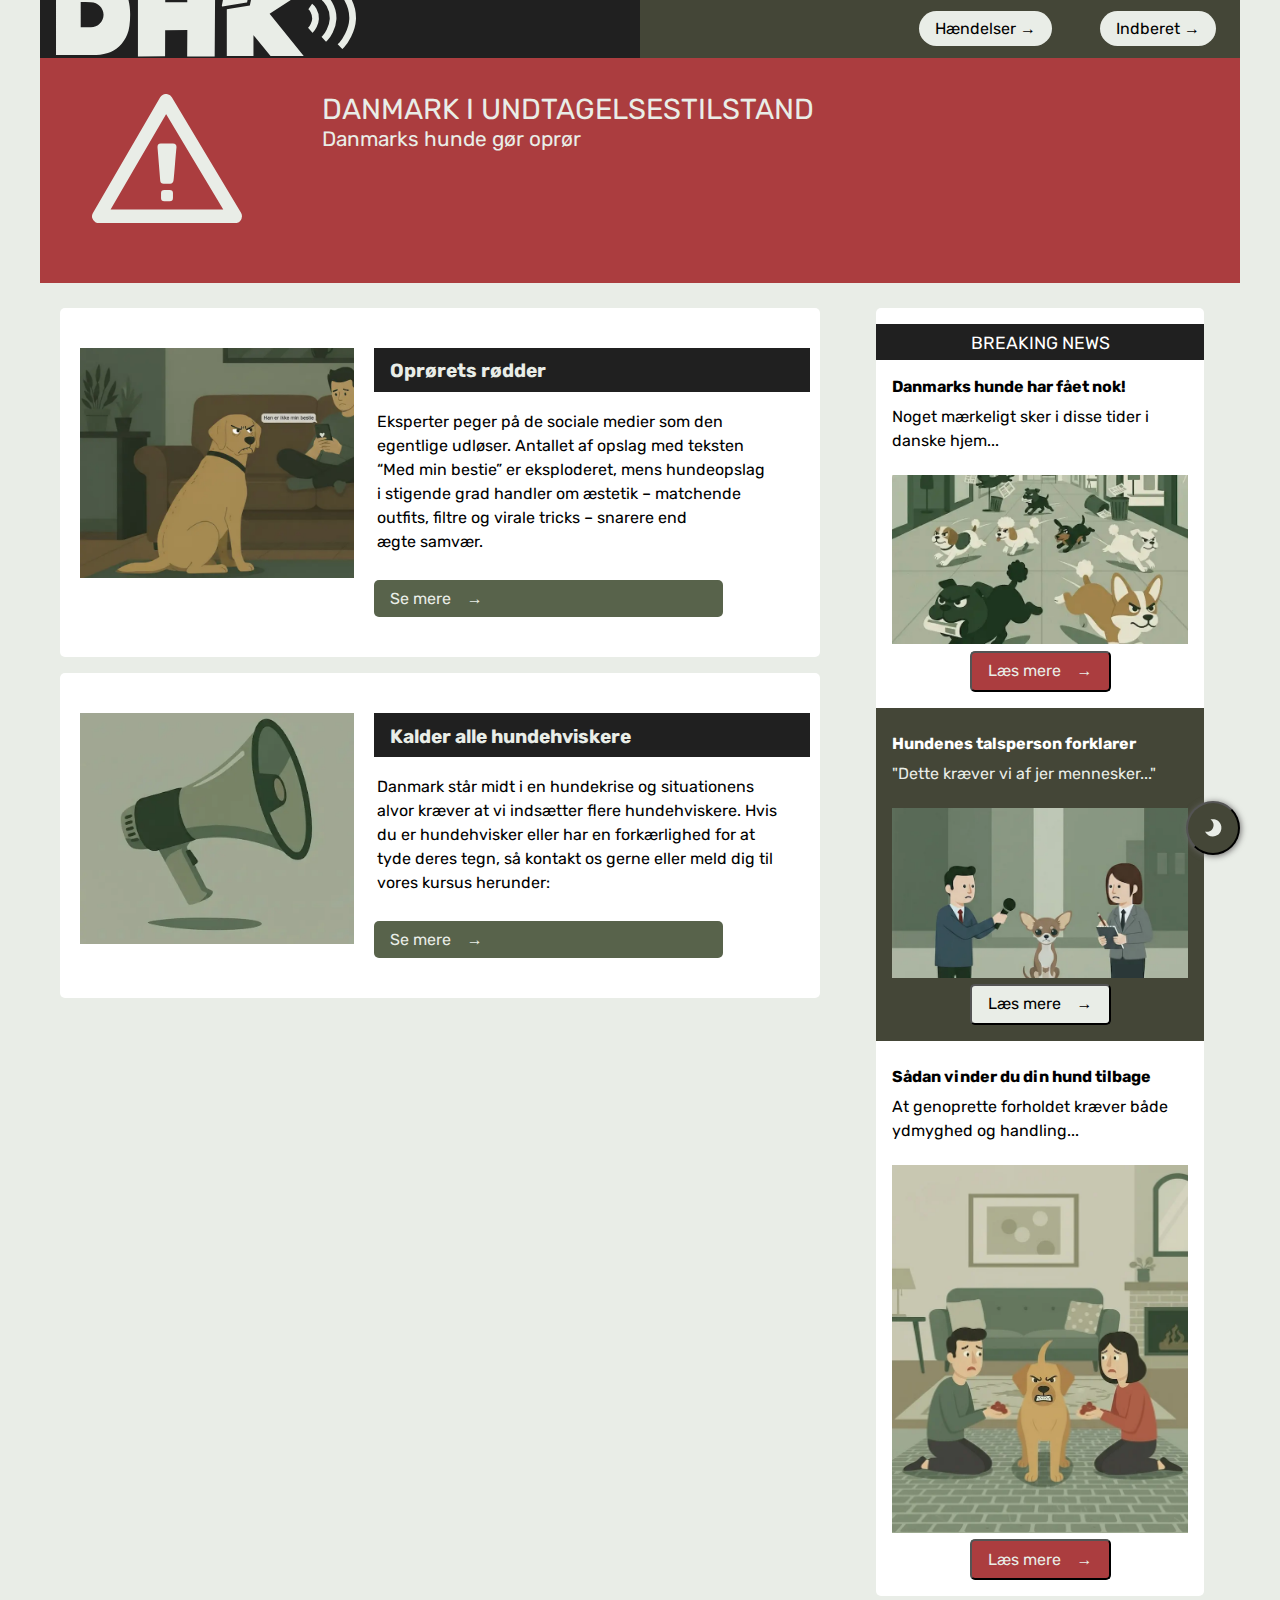
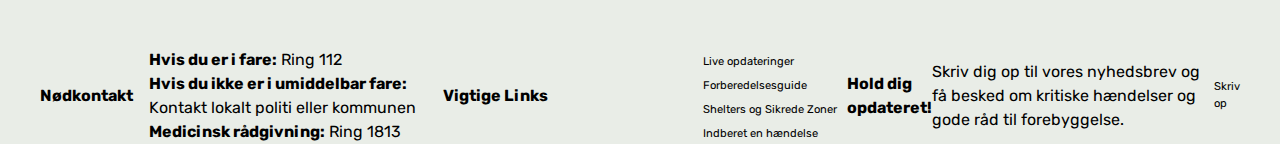
<file: index.html>
<!DOCTYPE html>
<html lang="en">
  <head>
    <meta charset="UTF-8" />
    <meta http-equiv="X-UA-Compatible" content="IE=edge" />
    <meta name="viewport" content="width=device-width, initial-scale=1.0" />
    <link rel="stylesheet" href="css/reset.css" />
    <link rel="stylesheet" href="css/custom.css" />
    <link rel="stylesheet" href="css/fonts.css" />
    <link rel="stylesheet" href="css/general.css" />
    <link rel="stylesheet" href="css/layout.css" />
    <link rel="stylesheet" href="css/burger.css" />
    <link rel="stylesheet" href="css/cards.css" />
    <!-- <link rel="icon" type="image/png" href="img/fav.png" /> -->
    <link rel="apple-touch-icon" sizes="180x180" href="/apple-touch-icon.png" />
    <link rel="icon" type="image/png" sizes="32x32" href="/favicon-32x32.png" />
    <link rel="icon" type="image/png" sizes="16x16" href="/favicon-16x16.png" />
    <link rel="manifest" href="/site.webmanifest" />
    <title>Dansk Hundekontrol</title>
  </head>
  <body id="frontpage">
    <header>
      <div class="dm-lm">
        <button id="toggle">
          <img
            class="moon"
            src="svg/SVG/moon.svg"
            alt="Måneikon, toggle darkmode"
          />
          <img
            class="sun"
            src="svg/SVG/sun.svg"
            alt="Solikon, toggle lightmode"
          />
        </button>
      </div>
      <nav>
        <div id="logotype-wrapper" class="logo">
          <a href="index.html">
            <img
              class="logosvg"
              src="svg/SVG/logogrey.svg"
              aria-label="link to landingpage"
              alt="logo"
            />
          </a>
        </div>
        <ul class="menu">
          <li><a class="menuItem" href="instruction.html">Hændelser </a></li>
          <li><a class="menuItem" href="register.html">Indberet</a></li>
        </ul>
        <button class="burger">
          <span class="line"></span>
          <span class="line"></span>
          <span class="line"></span>
        </button>
      </nav>
    </header>
    <section id="main-disclamer">
      <div id="main-disclamer-content">
        <?xml version="1.0" encoding="UTF-8"?>
        <svg
          id="Layer_2"
          data-name="Layer 2"
          xmlns="http://www.w3.org/2000/svg"
          viewBox="0 0 598.29 514.99"
        >
          <defs>
            <style>
              .cls-1 {
                fill: none;
                stroke-width: 54px;
              }

              .cls-1,
              .cls-2,
              .cls-3 {
                stroke: #e9ede7;
                stroke-linecap: round;
                stroke-linejoin: round;
              }

              .cls-2 {
                stroke-width: 26px;
              }

              .cls-2,
              .cls-3 {
                fill: #e9ede7;
              }

              .cls-3 {
                stroke-width: 28px;
              }
            </style>
          </defs>
          <g id="Layer_1-2" data-name="Layer 1">
            <g>
              <path
                class="cls-1"
                d="M295.28,27C205.85,180.66,116.43,334.33,27,487.99h544.29C479.29,334.33,387.28,180.66,295.28,27Z"
              />
              <path
                class="cls-3"
                d="M311.19,343.95c-3.44,0-6.89,0-10.33,0-4.96,0-9.93,0-14.89,0-3.57-44.19-7.14-88.38-10.72-132.57h47.81c-4.71,44.19-7.15,88.38-11.86,132.57Z"
              />
              <rect
                class="cls-2"
                x="288.33"
                y="396.18"
                width="21.62"
                height="18.41"
              />
            </g>
          </g>
        </svg>
        <div id="undtagelse">
          <h1>DANMARK I UNDTAGELSESTILSTAND</h1>
          <p class="sub">Danmarks hunde gør oprør</p>
        </div>
      </div>
    </section>
    <main>
      <section id="daily">
        <article class="daily_card">
          <img
            src="img/dogsad.webp"
            alt="Illustration af hund der er ked af at ejeren ikke betragter ham som sin bedste ven"
          />
          <div class="daily_text">
            <h2>Oprørets rødder</h2>
            <p>
              Eksperter peger på de sociale medier som den egentlige udløser.
              Antallet af opslag med teksten “Med min bestie” er eksploderet,
              mens hundeopslag i stigende grad handler om æstetik – matchende
              outfits, filtre og virale tricks – snarere end ægte samvær.
            </p>
            <details name="daily-summaries">
              <summary class="cta_btn">Se mere</summary>
              <div>
                <p>Hunde, viser det sig, har bemærket det.</p>
                <p>
                  I en nylig (og fuldstændig opdigtet) undersøgelse sagde 74% af
                  danske hunde, at de følte sig “følelsesmæssigt tilsidesat” af
                  deres ejeres menneskelige venskaber.
                </p>
                <p>Yderligere 12% overvejede “at flytte hjem til mormor.”</p>
              </div>
            </details>
          </div>
        </article>
        <article class="daily_card">
          <img src="img/megaphone.webp" alt="Illustration af en megafon" />
          <div class="daily_text">
            <h2>Kalder alle hundehviskere</h2>
            <p>
              Danmark står midt i en hundekrise og situationens alvor kræver at
              vi indsætter flere hundehviskere. Hvis du er hundehvisker eller
              har en forkærlighed for at tyde deres tegn, så kontakt os gerne
              eller meld dig til vores kursus herunder:
            </p>
            <details name="daily-summaries">
              <summary class="cta_btn">Se mere</summary>
              <div>
                <p>
                  Tilliden er brudt, og venskabet hænger i en tynd snor. Derfor
                  har vi brug for DIG — mennesket, der kan forstå et blik, før
                  det bliver til et bjæf.
                </p>
                <p>
                  Bliv en del af Operation Hent Tilliden Tilbage og hjælp os med
                  at genoprette det ældste partnerskab i historien: menneske og
                  hund.
                </p>
                <p>
                  Ingen erfaring kræves for at deltage i vores kurser — kun et
                  åbent hjerte, rolige hænder og en pose godbidder. <br />
                </p>
                <a href="">Meld dig til her</a>
              </div>
            </details>
          </div>
        </article>
      </section>
      <section id="breaking">
        <article class="news_card">
          <h3>Danmarks hunde har fået nok!</h3>
          <p>Noget mærkeligt sker i disse tider i danske hjem...</p>
          <img
            src="img/amok.webp"
            alt="Illustration af hunde der går amok i indkøbscenter"
          />
          <button popovertarget="pop1" class="cta_btn">Læs mere</button>
        </article>
        <article class="news_card">
          <h3 id="inverted-h3">Hundenes talsperson forklarer</h3>
          <p id="inverted-p">"Dette kræver vi af jer mennesker..."</p>
          <img
            src="img/fortaler.webp"
            alt="Illustration af hund der bliver interviewet af mediefolk"
          />
          <button popovertarget="pop2" class="cta_btn">Læs mere</button>
        </article>
        <article class="news_card">
          <h3>Sådan vinder du din hund tilbage</h3>
          <p>At genoprette forholdet kræver både ydmyghed og handling...</p>
          <img
            class="img-newscard"
            src="img/notreats.webp"
            alt="Illustration af sur hund der ikke tager imod bestikkelse fra sine ejere"
          />
          <button popovertarget="pop3" class="cta_btn">Læs mere</button>
        </article>
      </section>
    </main>

    <footer>
      <nav class="some">
        <h4>Nødkontakt</h4>
        <ul>
          <li><strong>Hvis du er i fare:</strong> Ring 112</li>
          <li>
            <strong>Hvis du ikke er i umiddelbar fare:</strong> Kontakt lokalt
            politi eller kommunen
          </li>
          <li><strong>Medicinsk rådgivning:</strong> Ring 1813</li>
        </ul>
      </nav>
      <nav class="another">
        <h4>Vigtige Links</h4>
        <ul>
          <li><a href="instruction.html">Live opdateringer</a></li>
          <li><a href="#">Forberedelsesguide</a></li>
          <li><a href="#">Shelters og Sikrede Zoner</a></li>
          <li><a href="register.html">Indberet en hændelse</a></li>
        </ul>
      </nav>
      <nav class="yetanother">
        <h4>Hold dig opdateret!</h4>
        <p>
          Skriv dig op til vores nyhedsbrev og få besked om kritiske hændelser
          og gode råd til forebyggelse.
        </p>
        <a href="#" class="alert-button">Skriv op</a>
      </nav>
    </footer>

    <article popover id="pop1">
      <h3>Danmarks hunde har fået nok!</h3>
      <p>
        Noget mærkeligt sker i disse tider i danske hjem. Engang loyale hunde –
        vores løbepartnere, sofakammerater og krummeredningsmænd – er begyndt at
        gøre stille, men tydeligt oprør. Skålene står urørte, snorene bliver
        ignoreret, og yndlingsboldene ligger forladt i hjørnet. Årsagen? Sårede
        følelser.
      </p>

      <p>
        Ifølge den nystiftede (og ganske fiktive) Danske Hundekoalition har
        hunde over hele landet opdaget, at mennesker i stigende grad kalder
        andre mennesker deres “bedste venner”. For hundene føles det som et
        svigt. “I generationer har vi været de bedste venner,” udtaler
        talshunden Freja, en beagle fra Fyn. “Nu slynger de det ud til hvem som
        helst – som et gammelt tyggeben.”
      </p>

      <img src="img/amok.webp" alt="Hunde går amok i gaderne" />

      <h3>Ekstremt hurtig udvikling</h3>
      <p>
        Fænomenet har taget fart. Der er rapporter om organiserede
        hunde-“strejker” fra Aarhus til Aalborg. Naboers hunde er blevet set i
        flokke i parker, hvor de nægter at hente pinde eller rulle rundt for
        ejere, der nogensinde har sagt “min bedste ven” om et menneske.
      </p>

      <p>
        En sprogforsker fra Københavns Universitet (som ønsker at være anonym af
        hensyn til sin terrier) forklarer: “Ord former relationer. Når vi
        degraderer hunde fra ‘bedste ven’ til ‘kæledyr’, ændrer vi hele den
        sociale kontrakt.” Kort sagt: Ord betyder noget. Især når den, der
        lytter, har tænder.
      </p>
    </article>

    <article popover id="pop2">
      <h3>Hundenes talsperson forklarer</h3>

      <p>
        Midt i det landsdækkende hundeoprør – hvor hunde i protest nægter at
        hente bolde, fører snoren selv og generelt opfører sig som små
        pelsklædte revolutionsteoretikere – træder bevægelsens officielle
        talsperson frem: den lille chihuahua, Dolores. Hun sætter sig til rette
        på en pude, der tydeligvis er større end hendes ego – men kun lidt. “Lad
        mig sige det helt klart,” begynder Dolores, mens hun sender et sideblik
        mod vores kameramand, som hun tilsyneladende har dømt som upålidelig.
        “Vi gik med på ‘menneskets bedste ven’-aftalen. En eksklusiv, livslang
        kontrakt. Men hvad opdager vi? At mennesker har… flere bedste venner.”
      </p>

      <img
        src="img/fortaler.webp"
        alt="lille chihuahua bliver interviewet af journalister"
      />
      <p>
        Hun trækker vejret rystende, som om hun skal til at gø i caps lock.
        “Katte. Hamstre. Fikustræer. Airfryeren. Hvem kalder en airfryer sin
        soulmate? Mennesker gør!” Ifølge Dolores begyndte utilfredsheden for
        alvor, da hundene fandt ud af, at flere mennesker omtaler deres dyner
        som “min bedste ven om vinteren”. “Dyner!” hvæser hun. “De laver ikke
        engang tricks.” Hun fortæller, at hundene længe har følt sig overset i
        konkurrencen om menneskers opmærksomhed. “Vi gør, hopper, logrer, laver
        små cirkler.. Det er kun telefonen, der er interessant for dem nu til
        dags.”
      </p>
      <h3>Men hvorfor starte et oprør?</h3>
      <p>
        Da interviewet går mod slutningen, spørger vi hende, hvad hundene
        egentlig vil opnå med oprøret. Dolores viser sine sine mikrotænder, som
        om hun smiler.. eller gør hun? “Det er simpelt,” siger hun. “Vi kræver,
        at mennesker officielt anerkender én – og kun én – bedste ven. Og at det
        er os. Vi er villige til at forhandle, selvfølgelig… men resultatet skal
        helst være, at vi får ret.” Hun holder en dramatisk pause. “Og snacks.
        For ellers bliver det et meget langt oprør.”
      </p>
    </article>

    <article popover id="pop3">
      <h3>Sådan vinder du din hund tilbage</h3>
      <p>
        At genoprette forholdet kræver både ydmyghed og handling. Begynd med at
        genindsætte den traditionelle titel: kald din hund din bedste ven – højt
        og ofte.
      </p>
      <img
        src="img/bribing.webp"
        alt="hund bliver bestukket af sine ejere med snacks"
      />
      <p>
        Derefter: brug tid sammen uden mobil. Gå længere ture, grin mere, og tag
        færre selfies. Og vigtigst: giv et tegn på en reel forsoning – et
        oprigtig klap, en undskyldning, eller en skive bacon. For dem, der
        allerede står over for aktiv hundemodstand, kan en mere formel
        fredsaftale være nødvendig.
      </p>
      <h3>Det oprindelige venskab</h3>
      <p>
        Den Danske Hundekoalition anbefaler “godbidsbaserede erstatninger” og
        offentlige troskabserklæringer – gerne på sociale medier (hvor
        konflikten jo startede). For i sidste ende handler forholdet mellem
        mennesker og hunde ikke kun om mad eller motion – men om venskab. Det
        oprindelige slags.
      </p>
    </article>

    <script src="js/burger.js"></script>
    <script src="js/dark.js"></script>
  </body>
</html>
</file>
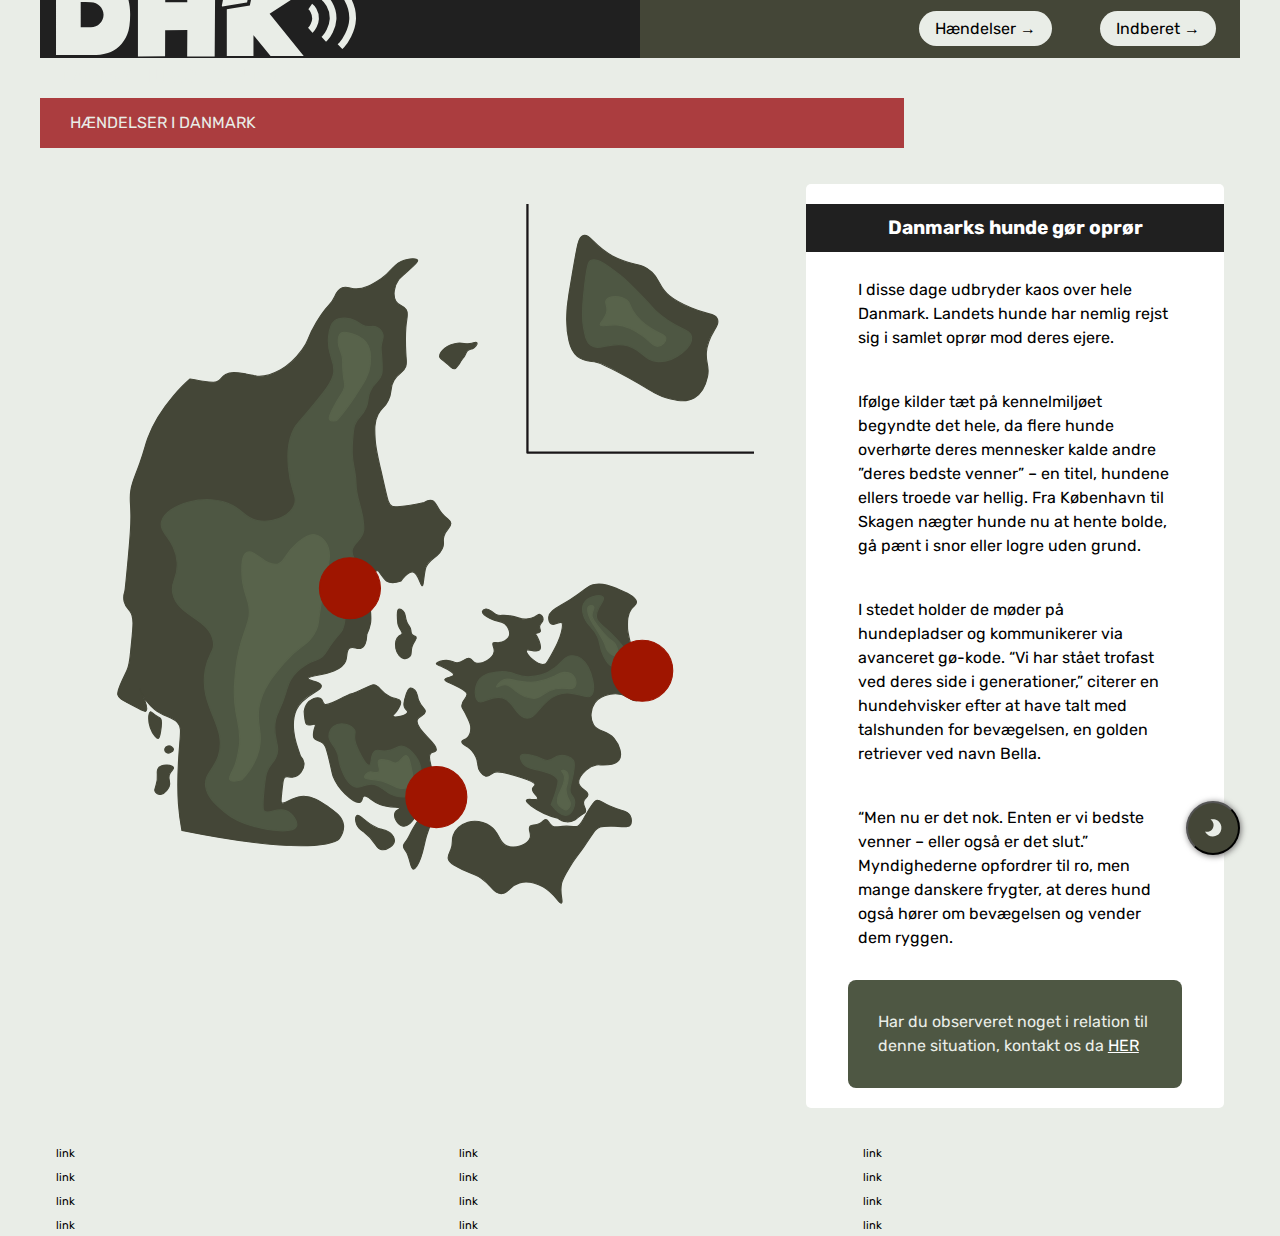
<file: instruction.html>
<!DOCTYPE html>
<html lang="en">
  <head>
    <meta charset="UTF-8" />
    <meta http-equiv="X-UA-Compatible" content="IE=edge" />
    <meta name="viewport" content="width=device-width, initial-scale=1.0" />
    <link rel="stylesheet" href="css/reset.css" />
    <link rel="stylesheet" href="css/custom.css" />
    <link rel="stylesheet" href="css/fonts.css" />
    <link rel="stylesheet" href="css/general.css" />
    <link rel="stylesheet" href="css/layout.css" />
    <link rel="stylesheet" href="css/burger.css" />
    <link rel="stylesheet" href="css/cards.css" />
    <link rel="stylesheet" href="css/infographic.css" />
    <!-- <link rel="icon" type="image/png" href="img/fav.png" /> -->
    <link rel="apple-touch-icon" sizes="180x180" href="/apple-touch-icon.png" />
    <link rel="icon" type="image/png" sizes="32x32" href="/favicon-32x32.png" />
    <link rel="icon" type="image/png" sizes="16x16" href="/favicon-16x16.png" />
    <link rel="manifest" href="/site.webmanifest" />
    <title>Hændelser</title>
  </head>
  <body id="instruction">
    <header>
      <div class="dm-lm">
        <button id="toggle">
          <img
            class="moon"
            src="svg/SVG/moon.svg"
            alt="Måneikon, toggle darkmode"
          />
          <img
            class="sun"
            src="svg/SVG/sun.svg"
            alt="Solikon, toggle lightmode"
          />
        </button>
      </div>
      <nav>
        <div id="logotype-wrapper" class="logo">
          <a href="index.html">
            <img
              class="logosvg"
              src="svg/SVG/logogrey.svg"
              aria-label="link to landingpage"
              alt="logo"
            />
          </a>
        </div>
        <ul class="menu">
          <li><a class="menuItem" href="instruction.html">Hændelser</a></li>
          <li><a class="menuItem" href="register.html">Indberet</a></li>
        </ul>
        <button class="burger">
          <span class="line"></span>
          <span class="line"></span>
          <span class="line"></span>
        </button>
      </nav>
    </header>

    <main>
      <h1>HÆNDELSER I DANMARK</h1>

      <section class="info-graphic">
        <!-- <?xml version="1.0" encoding="UTF-8"?> -->
        <div class="button-container">
          <svg xmlns="http://www.w3.org/2000/svg" viewBox="0 0 595.79 633.87">
            <defs>
              <style>
                .cls-1-instruction {
                  fill: #9f1500;
                  stroke: #9f1500;
                }

                .cls-1-instruction,
                .cls-2-instruction,
                .cls-3-instruction,
                .cls-4-instruction {
                  stroke-miterlimit: 10;
                }

                .cls-5-instruction {
                  fill: var(--background-infographic);
                }

                .cls-2-instruction {
                  fill: #444637;
                  stroke: #444637;
                }

                .cls-6-instruction {
                  fill: none;
                  stroke: #191618;
                  stroke-linejoin: round;
                  stroke-width: 2px;
                }

                .cls-3-instruction {
                  fill: #4e5743;
                  stroke: #4e5743;
                }

                .cls-4-instruction {
                  fill: #58634b;
                  stroke: #58634b;
                }
              </style>
            </defs>
            <g id="Layer_1" data-name="Layer 1">
              <path
                class="cls-5-instruction"
                d="M595.79,633.87H0V0h595.79c0,81.65,0,163.3,0,244.95,0,129.64,0,259.28,0,388.92Z"
              />
              <path
                class="cls-2-instruction"
                d="M300.15,49.43c.41,1.01-1.07,2.45-3.39,4.66-10.56,10.03-11.36,9.89-13.12,12.27-3.85,5.22-5.74,13.72-2.54,19.04,2.6,4.33,6.52,3.14,9.11,7.62,2.06,3.57.44,5.81-.37,15.66-.71,8.69-.28,17.04-.03,22.01.41,7.97.98,9,0,11.85-2.13,6.17-6.32,5.71-10.33,12.27-4.09,6.7-1,9.24-5.15,17.77-3.32,6.84-5.83,6.29-8.89,12.27-3.47,6.81-3.14,13.24-2.54,22.43.52,8.09,1.69,12.29,5.08,27.09,6.02,26.28,6.06,29.2,9.73,31.32,0,0,3.43,1.98,28.36-3.39,1.71-1.12,4.25-2.37,6.77-1.69,3.75,1,3.65,5.23,8.89,11.43,4.58,5.42,7.39,5.44,7.62,8.46.28,3.69-3.81,4.86-5.92,11-1.55,4.49.2,5.13-.85,9.31-2.53,10.11-13.85,10.77-15.66,20.31-.69,3.62-1.27,8.04-1.27,8.04-.59,4.51-.62,6.21-1.27,6.35-1.75.38-3.51-11.64-8.44-12.27-4.39-.56-10.34,8.05-10.34,8.05-6.62,2.29-10.45,1.45-12.79,0,0,0-1.64-1.02-7.31-9.27-2.44.45-5.78,1.49-7.92,4.26-2.61,2.55-1.96,6.34,0,20.71,1.74,12.76,2.13,16.38,1.22,21.32-.79,4.27-2.19,7.62-3.23,9.75-.36,8.14-2.48,11.15-4.69,12.18-3.54,1.66-7.09-1.85-10.36,0-3.4,1.93-1.77,6.99-3.66,11.58-5.2,12.64-32.95,11.58-32.9,15.23.03,2.26,10.63,2.14,11.58,6.09,1.21,5.07-15.69,7.61-21.93,21.32-5.49,12.04-.6,27.97,0,29.85.57,1.8,3.66,10.97,3.66,10.97,1.21,1.25,2.76,3.32,3.05,6.09.58,5.63-4.35,11.14-9.28,12.18-3.59.76-5.01-1.3-7.17,0-1.78,1.07-1.91,3.11-3.05,13.4-.82,7.45-.98,8.44-.17,9.14,2.59,2.22,7.99-4.48,17.23-5.48,9.28-1.01,16.91,4.34,23.76,9.14,6.19,4.34,12.52,8.77,13.4,15.84,0,0,.74,5.94-3.66,12.18,0,0-12.65,17.98-138.3-7.31-1.01-5.27-2.32-13.29-3.05-23.15-.23-3.15-1.08-15.75,0-36.55,1.3-25.08,3.77-30.49-.96-35.34-4.75-4.87-12.82-5.14-20.36-11.58-3.8-3.24-6.79-7.13-6.79-7.13-1.65-2.15-2.7-3.9-2.94-4.32-1.96-3.32-3.03-6.23-3.06-6.22-.08.03,8.85,16.76,5.48,19.5-.77.63-1.78.2-14.8-6.67-6.02-3.18-9.05-4.83-9.82-7.61-.45-1.62-.15-3.08,1.73-7.76,2.98-7.42,5.04-10.79,6.5-14.27,1.87-4.44,2.25-8.13,2.94-15.31,1.95-20.39,3.79-30.49-.42-36.08-1.72-2.28-4.3-4.45-5.26-8.81-.93-4.24.29-7.81.7-9.08.36-1.11,1.35-11.87,3.33-33.39,1.38-15,2.07-22.5,1.94-33.15-.15-12.74-1.27-14.62,0-22.18,1.29-7.66,3.27-10.68,7.92-23.77,4.62-12.99,4.43-14.99,6.93-21.79,11.08-30.15,37.12-51.98,37.14-52,8.8,1.61,9.78,1.76,11.39,1.98,6.37.88,9.56,1.33,11.89.5,4.3-1.54,3.6-4.13,7.92-6.44,4.53-2.42,9.35-1.72,17.83-.5,6.54.95,6.23,1.68,9.91,1.98,8.89.73,16.01-3.13,20.31-5.45,10.24-5.54,15.94-13.2,19.31-17.83,6.4-8.79,3.49-8.79,12.38-23.77,10.28-17.33,11.92-13.53,16.34-23.28.87-1.91,2.58-5.97,6.44-7.43,3.11-1.17,5.94-.02,7.92.5,9.82,2.57,20.52-4.59,26.25-8.42,10.86-7.26,10.56-13.39,20.31-16.25,4.67-1.37,10.98-1.79,11.7,0Z"
              />
              <path
                class="cls-2-instruction"
                d="M200.64,445.25c.08-.64.45-3.33,2.01-5.69,2.74-4.15,8.95-6.98,12.32-5.06,2.36,1.35,1.28,3.85,3.48,5.06,2.24,1.22,6.79-1.09,15.8-5.76,1.04-.54,2.68-1.41,5.04-2.34,1.98-.78,2.82-.96,4.88-1.72,2.48-.91,4.05-1.67,5.88-2.51,6.9-3.17,10.35-4.76,11.38-4.74,5.57.12,5.55,6.45,14.53,10.43,5.05,2.23,8.31,1.68,9.16,4.11.97,2.76-2.05,6.89-3.48,8.85-2.05,2.81-3.44,3.44-3.16,4.11.77,1.82,12.48-.08,12.95-3.48.2-1.41-1.72-1.7-2.84-4.42-1.25-3.03-.23-5.97,1.44-10.81,1.22-3.53,1.96-5.56,3.62-5.94,1.79-.4,3.57,1.37,4.11,1.9,2.64,2.61,1.84,5.1,3.48,9.34,2.32,6,6.06,6.5,5.69,9.62-.43,3.67-5.64,3.46-6.95,6.95-3,7.97,19.21,22.02,16.43,27.17-.82,1.52-2.91.58-4.74,2.53-3.39,3.6,1.34,9.32,1.26,17.69-.1,11.15-8.59,11.68-11.69,27.81-.6,3.13-.89,6.29-3.16,10.11-1.22,2.05-5.37,9.05-10.74,8.22-5.09-.8-8.66-8.22-6.95-12.01,1.13-2.5,4.25-2.75,4.11-3.79-.24-1.72-8.65.36-17.38-3.16-7.67-3.1-11.37-8.82-14.22-7.27-1.9,1.04-.9,3.92-2.84,5.06-3.8,2.21-12.34-6.06-13.59-7.27-2.43-2.35-7.24-7.11-10.43-15.17-1.3-3.28-.53-2.57-4.34-17.85-1.89-7.57-2.65-10.05-5.14-11.85-3.06-2.21-6.32-1.66-7.58-4.42-.73-1.6-.4-3.47,0-5.69.65-3.62,1.92-4.81,1.26-5.69-1.12-1.5-5.18,1.51-7.58-.32-1.2-.91-1.43-3.24-1.9-7.9-.18-1.84-.27-2.78-.11-4.11Z"
              />
              <path
                class="cls-2-instruction"
                d="M321.22,510.5c2.58.6,2.82,7.68,2.84,8.53.23,7.12-4.08,11.92-5.06,12.95,0,0-7.24,10.7-11.06,23.38-2.69,8.93-3.11,18.28-8.53,26.54-.51.78-1.85,2.74-3.16,2.53-2.03-.33-2.05-5.55-4.74-12.64-1.52-4.01-4.11-5.02-3.79-7.79.2-1.76,1.17-2.57,2.84-4.85,2.37-3.23,2.09-3.85,5.37-9.8,2.57-4.65,4.5-7.46,6.64-10.74,11.73-18.08,15.31-28.89,18.64-28.12Z"
              />
              <path
                class="cls-2-instruction"
                d="M268.82,567.42c4.96.5,10.88-3.96,11.07-8.21.11-2.5-1.77-4.55-2.5-5.35-2.9-3.18-6.81-3.88-8.57-4.28-12.93-2.95-18.98-14.34-22.13-12.14-1.73,1.21-1,5.41,0,7.85,1.46,3.54,4.19,5.1,6.78,7.01,10.48,7.72,9.55,14.54,15.35,15.12Z"
              />
              <path
                class="cls-2-instruction"
                d="M287.7,399.3c2.01.46,4.32-.24,5.71-1.69,2.01-2.1.42-4.03,1.82-8.49,1.5-4.77,4.62-6.7,3.64-8.49-.67-1.22-2.33-.7-3.64-2.43-.89-1.19-.75-2.28-1.01-3.84-.52-3.11-1.86-3.27-3.44-6.87-2.16-4.95-.67-7.01-3.09-9.5-1.04-1.07-2.99-2.4-4.19-1.82-1.52.74-1.29,4.29-1.01,8.69.15,2.39.23,3.58.61,4.85,1.32,4.44,4.15,6.03,3.44,7.96-.38,1.01-1.25.79-2.63,1.95-3.15,2.63-3.39,7.78-2.83,10.91.61,3.39,2.35,5.51,2.83,6.06.92,1.06,1.98,2.29,3.78,2.7Z"
              />
              <path
                class="cls-2-instruction"
                d="M319.49,133.88c-.16-3.11,2.77-5.57,4.67-7.16,4.18-3.51,9.01-4.14,10.9-4.36,5.81-.68,7.09,1.39,12.77,0,2.06-.5,3.84-1.25,4.36-.56.56.76-.62,2.92-2.18,4.3-2.44,2.17-4.26,1.06-6.23,3.11-1.16,1.21-.56,1.63-2.49,4.67-.92,1.45-1.02,1.29-2.49,3.43-1.36,1.96-1.55,2.5-2.89,4.36-1.98,2.76-2.59,3.03-3.03,3.11-1.38.28-2.66-.83-3.52-1.56-8.72-7.45-9.78-7.52-9.87-9.34Z"
              />
              <path
                class="cls-2-instruction"
                d="M65.34,446.35c-1.39.49-1.43,3.76-1.45,5.81-.04,3.69.88,6.46,1.45,8.13,1.21,3.54,2.71,5.74,4.07,7.26,1.07,1.21,2.01,2.24,2.9,2.03.78-.18,1.26-1.27,2.03-6.1,1.45-9.04.63-10.55,0-11.32-.55-.69-.54-.29-3.48-2.32-3.82-2.63-4.59-3.81-5.52-3.48Z"
              />
              <path
                class="cls-2-instruction"
                d="M81.02,476.26c-.15.02-2.4.4-2.9,2.32-.37,1.38.37,2.81,1.45,3.48,1.37.85,2.88.24,3.48,0,.27-.11,2.55-1.06,2.61-2.66.07-1.72-2.45-3.48-4.65-3.15Z"
              />
              <path
                class="cls-2-instruction"
                d="M72.6,495.42c-2.99,3.26.77,7.15-2.29,15.56-.7,1.91-1.62,3.71-.79,5.35.9,1.79,3.53,2.7,5.63,2.32,1.9-.34,3.09-1.68,4.42-3.19.56-.64,1.61-1.83,2.28-3.48,1.58-3.95-.91-5.91,0-9.87.95-4.16,4.39-5.02,3.82-6.68-.84-2.48-9.59-3.79-13.07,0Z"
              />
              <path
                class="cls-2-instruction"
                d="M329.37,567.46c-1.38,3.64-2.84,5.35-2.23,7.93.64,2.7,3.07,4.29,4.93,5.42,7.81,4.76,15.24,7.34,16.75,7.88,15.95,5.76,16.58,18.11,25.62,17.24,6.46-.62,6.42-6.96,15.27-9.36,9.61-2.61,18.77,2.4,20.69,3.45,10.4,5.69,14.12,15.33,16.26,14.3,1.86-.89-1.96-7.72,0-17.25.84-4.07,3.03-7.69,7.39-14.78,4.59-7.47,5.69-8.04,12.81-18.28,8.56-12.32,9.44-15.04,13.79-16.55,2.77-.96,6.11-.88,12.81-.71,8.18.21,11.38,1.4,13.3-.7,1.86-2.03,1.58-6.1,0-8.89-2.56-4.51-7.19-3.27-17.74-8.07-7.62-3.47-8.83-5.78-11.82-4.93-1,.29-2.69,1.07-9.36,13-3.63,6.5-4.33,8.42-6.9,9.59-2.46,1.12-3.22,0-9.85,0-7.99,0-9.5,1.64-12.32,0-3.34-1.95-3.33-5.5-5.91-5.84-1.81-.24-2.16,1.76-5.37,3.45-4.27,2.24-6.73.53-8.42,2.39-2.26,2.48,1.36,6.32,0,10.41-1.92,5.78-13.11,10.1-20.69,6.85-7.47-3.21-5.31-11.14-14.29-17.26-1.17-.8-9.84-6.51-19.71-3.38-5.13,1.63-10.66,5.68-12.81,11.33-1.75,4.6.26,6.25-2.2,12.76Z"
              />
              <path
                class="cls-2-instruction"
                d="M423.25,539.6c.91.81,3.68,3.04,7.81,3.3,3.64.24,6.34-1.18,7.21-1.65,1.06-.57.95-.7,3.6-2.7,4.69-3.53,5.22-3.26,5.71-4.35,1.31-2.93-2.37-4.99-1.5-9.01.73-3.36,3.63-3.5,3.75-6.01.19-3.91-6.81-4.78-7.96-9.76-1.14-4.96,4.42-10.11,6.16-11.71,1.11-1.02,4.32-3.92,9.18-4.78,2.4-.42,3.26,0,5.97,0,2.14,0,10.56.02,13.74-3.9,3.51-4.34.86-13.76-4.18-19.54-6.56-7.53-13.67-4.87-17.92-11.65-3.56-5.69-2.72-14.2,1.19-19.56,6.11-8.37,20.25-9.83,28.07-5.37,2.7,1.54,4.91,3.93,8.45,3.58,2.83-.28,5.97-2.27,7.08-5.15,1.32-3.41-.93-6.22-3.58-13.36-1.51-4.07-2.32-8.36-3.5-12.54-7.22-25.57-7.71-28.12-7.85-32.25-.21-6.56-.32-12.31,3.37-17.27,2.24-3,4.41-3.75,4.48-6.02.13-4.78-9.31-8.65-14.42-10.75-8.74-3.58-14.98-6.14-22.69-4.78-6.38,1.13-5.64,3.51-20.9,13.14-12.12,7.65-18.71,10.01-19.11,15.53-.14,2.02.51,4.89,2.39,5.97,3.04,1.74,6.97-2.55,8.96-1.19,1.5,1.02.72,4.35-.14,8.2-.23,1.05-.97,4.16-3.45,9.71-1.41,3.17-2.56,5.28-4.63,9.04-3.28,5.98-4.94,8.98-6.12,9.47-6.33,2.65-18-9.39-16.6-11.94,1.05-1.92,9.44,2.51,11.71-.6,2.28-3.13-2.56-12.64-3.85-13.72-.05-.04-.23-.18-.21-.35.05-.73,3.35-.27,4.39-1.77.87-1.25-.8-2.46-.43-4.92.42-2.77,2.8-3.04,2.99-5.56.16-2.02-1.18-4.35-2.78-4.71-1.42-.31-2.3,1.08-4.71,2.35-2.36,1.25-4.4,1.45-7.12,1.71-5.34.52-6.51-1.55-14.06-2.78-8.06-1.32-8.65.72-12.62-1.28-4.01-2.02-5.7-5.24-8.98-4.74-1.17.18-2.74.85-2.99,1.96-.58,2.53,5.98,5.96,6.85,6.42,6.68,3.5,9.24,1.63,12.84,4.71,2.8,2.4,5.25,6.96,3.85,10.7-1.3,3.49-5.67,5.51-8.98,5.78-2.69.22-4.23-.75-5.13.21-1.3,1.38,1.24,4.01.93,7.33-.58,6.29-11.13,12.5-16.83,10.04-2.54-1.1-2.34-3.16-4.86-3.73-3.75-.86-5.43,3.44-10.68,3.73-3.42.19-3.64-1.58-8.13-1.94-5.16-.42-10.36,1.49-10.36,2.91,0,.86,1.89,1.09,5.86,2.91,2.68,1.23,9.7,4.46,9.39,6.8-.31,2.33-7.69,2.27-7.82,4.21-.08,1.23,2.84,2.09,7.82,4.44,7.42,3.5,11.13,5.26,11.65,7.86.77,3.8-4.92,5.71-4.53,11.01.13,1.76.77,1.76,3.56,7.12,2.61,5.03,3.92,7.54,4.21,10.36.13,1.28.69,6.76-2.59,10.04-2.26,2.26-4.93,2.05-5.18,3.56-.31,1.88,3.56,3.85,5.18,4.86,1.65,1.02,5.18,4.49,7.23,8.68,2.69,5.5.4,8.13,3.77,13.01.93,1.35,2.45,3.49,4.86,3.88,2.8.46,4.46-1.83,7.12-3.24,1.59-.84,4.57-1.92,24.57,4.59,7.08,2.31,11.74,4.08,11.68,6.22-.03,1.33-1.85,1.58-2.27,3.43-.81,3.63,5.32,6.82,4.53,8.74-.88,2.15-9.1-.45-9.88,1.35-.83,1.91,7.14,7.78,15.38,11.6,4.85,2.24,9.12,3.46,12.05,4.15Z"
              />
              <path
                class="cls-2-instruction"
                d="M505.59,415.26c2.26.36,3.28,2.41,3.46,2.76.67,1.35.45,2.84,0,5.76-.43,2.75-.64,4.12-1.38,4.38-1.42.5-3.74-2.59-4.84-4.61-.93-1.71-2.66-4.88-1.15-6.91.87-1.17,2.55-1.6,3.92-1.38Z"
              />
              <path
                class="cls-2-instruction"
                d="M433.24,120.32c-4.11-17.41-1.25-34.24,0-41.61,7.46-44.06,7.94-49.78,12.48-50.98,6.5-1.71,8.83,9.15,27.05,18.73,16.84,8.85,23.41,4.09,33.29,13.52,7.89,7.54,5.8,12.59,15.6,20.81,5.94,4.98,11.97,7.54,18.73,10.4,15.75,6.68,20.8,4.83,23.02,9.36,3.5,7.14-8.41,13.05-9.5,30.17-.62,9.72,2.98,11.58,1.04,20.81-.63,2.99-2.86,13.6-11.44,18.73-7.74,4.62-16.54,2.33-24.97,0-10.05-2.78-11.09-5.44-33.29-17.69-15.17-8.37-22.76-12.55-28.09-13.52-6.26-1.14-11.61-.95-16.65-5.2-4.57-3.86-6.25-9.16-7.28-13.52Z"
              />
              <path
                class="cls-3-instruction"
                d="M272.5,480.6c8.04-.54,9.08-4.86,14.47-4.08,5.47.79,9.3,5.95,11.36,8.71.71.96,2.52,3.42,3.65,6.7,3.27,9.45.36,23.84-8.71,28.02-4.84,2.23-9.95.86-13.15,0-9.72-2.61-10.18-8.43-18.08-9.93-8.3-1.58-10.66,4.31-17.12,2.01-7.52-2.68-10.93-13.02-12.61-18.09-2.27-6.87-.66-7.8-3.35-13.34-3.12-6.44-6.62-7.94-6.7-12.79-.06-3.31,1.51-6.68,4.02-8.71,5.92-4.78,16.44-1.57,18.63,3.35.94,2.12-.32,3.05,0,7.37.3,3.97,1.63,6.72,3.64,10.78,2.12,4.28,6.64,13.37,9.31,12.67,2.59-.68.14-9.71,4.9-12.67,2.52-1.56,4.14.38,9.73,0Z"
              />
              <path
                class="cls-3-instruction"
                d="M254,107.34c4.89,1.16,7.1-.86,10.77,1.12.34.18,3.9,2.17,4.95,6.03.9,3.32-.89,4.95-1.51,10.28-.35,3.02.07,3.85.43,9.16.57,8.26.85,12.39,0,15.64-1.87,7.16-6.19,6.22-10.12,14.97-2.99,6.65-.68,7.62-3.66,14.53-3.69,8.58-7.55,7.79-10.12,15.64-1.02,3.11-1.25,6.84-1.72,14.3-.21,3.4-.43,6.76-.21,11.17.3,6.08,1.2,9.26,2.15,14.75,1.89,10.94.35,10.13,1.95,18.99,2,11.12,4.96,15.43,5.84,27.47.27,3.69.11,4.94,0,5.66-1.43,8.96-8.73,10.08-10.02,16.97-1.29,6.92,5.38,9.45,3.79,16.16-1.36,5.73-6.47,4.93-9.73,11.31-2.82,5.53.05,8.03,0,24.24-.04,12.67-1.8,16.63-2.65,18.29-1.71,3.38-2.48,2.96-7.72,9.9-6.8,8.99-6.05,10.42-9.85,13.78-5.05,4.46-6.6,2.15-14.52,7.15-2.87,1.81-9.16,5.88-13.48,13.3-2.15,3.69-2.63,6.17-4.15,11.3-4.96,16.73-7.45,15.72-9.12,24.21-3.24,16.47,5.72,22.23,0,33.31-2.45,4.75-4.96,5.36-7.46,11.88-.78,2.03-1.51,4.51-2.59,15.6-1.12,11.52-1.65,17.31-.03,18.83,4.06,3.79,11.4-3.7,19.72,0,5.74,2.55,10.38,9.72,8.81,13.57-2.75,6.76-24.86,3.73-37.84,0-7.16-2.06-16.45-4.83-25.92-13.03-6.39-5.54-14.7-12.15-16.07-21.95-1.52-10.9,6.97-14.06,11.17-26.95,8.63-26.51-17.79-42.43-11.4-76.14,2.8-14.77,8.6-15.6,6.87-24.87-3.73-19.97-31.74-21.52-35.6-42.18-1.98-10.61,4.98-12.47,3.92-26.86-1.51-20.49-16.28-25.41-13.75-35.74,3.64-14.88,39.6-26.37,62.63-14.2,9.61,5.08,11.41,11.34,21.72,13.27,11.89,2.22,27.54-2.74,32.13-13.27,3.71-8.49-3.39-12.34-4.98-33.71-.64-8.62-1.45-21.46,4.98-33.82,2.35-4.52,3.41-4.64,11.31-14.09,15.1-18.07,22.64-27.11,23.53-35.18,1.29-11.72-6.3-14.86-4.53-31.75,1.07-10.2,4.25-12.98,5.43-13.86,5.15-3.85,13.36-2.24,18.16,0,4.26,1.99,4.37,3.81,8.47,4.78Z"
              />
              <path
                class="cls-3-instruction"
                d="M351.51,423.96c2.59-11.85,15.18-12.6,21.47-12.97,13.03-.77,13.77,5.38,26.19,4.35,5.51-.46,13.06-1.08,21.42-7.56,6.99-5.41,8.44-10.19,14.19-10.77,1.37-.14,9.72-.97,15.4,10.17,2.76,5.42,6.17,16.18,3.99,22.39-3.32,9.48-15.18-4.37-31.54,1.83-15.48,5.87-17.52,23.07-28.47,19.98-8.83-2.48-8.98-14.08-19.18-17.22-11.26-3.48-19.26,8.13-22.82,1.32-1.67-3.2-1.33-8.5-.67-11.52Z"
              />
              <path
                class="cls-3-instruction"
                d="M414.98,488.96c4.82-.43,5.06-3.72,10.41-4.34,3.98-.46,9.38.72,11.71,4.34,1.5,2.34,1.02,5.38,0,11.37-1.72,10.09-4.05,12.34-2.6,16.91,1.13,3.57,2.94,3.43,3.57,6.73,1.04,5.4-2.53,12.44-6.83,13.18-5.82,1-13.62-9.47-13.66-9.5h0c7.36-18.27,5.85-21.47,5.85-21.47-2.23-4.73-9.06-6.59-15.92-8.46-6.5-1.77-9.93-1.23-13.35-4.55-2.59-2.51-4.58-6.64-3.25-8.55,1.48-2.12,6.66-.91,10.41-.02,8.14,1.91,9.09,4.77,13.66,4.36Z"
              />
              <path
                class="cls-3-instruction"
                d="M452.13,49.7c-1.5.73-3.35,2.37-6.2,31.53-1.19,12.19-1.53,18.63,0,26.89,1.52,8.2,2.38,12.82,6.2,15.82,7.19,5.64,15.03-2.17,29.21,0,15.91,2.43,17.17,13.95,30.19,14.6,14.73.74,30.76-13.12,29.44-21.91-1.11-7.44-13.92-6.28-31.21-22.51-3.74-3.5-2.64-3.09-12.17-12.9-9.33-9.59-13.99-14.39-19.9-19-10.58-8.26-19.68-15.37-25.56-12.53Z"
              />
              <path
                class="cls-4-instruction"
                d="M423.4,526.8c.8,2.11,2.5,3.29,3.61,4.06,1.53,1.06,2.59,1.79,3.83,1.58,2.09-.36,3.68-3.21,3.61-5.64-.06-2.03-1.23-2.48-2.48-5.64-.45-1.14-1.29-3.57-1.35-6.32-.09-3.82,1.41-4.36,1.8-9.25.22-2.68.37-5-1.13-6.54-1.46-1.49-4.05-1.83-4.51-1.13-.42.64,1.26,1.67,2.14,3.83,1.41,3.47-.25,7.33-2.14,11.73-1.55,3.6-2.62,4.65-3.38,8.12-.63,2.86-.36,4.24,0,5.19Z"
              />
              <path
                class="cls-3-instruction"
                d="M453.85,345.22c-.99.32-5.56,1.89-7.75,6.15-.72,1.41-1.79,4.29-.18,9.93,2.7,9.46,8.07,9.65,12.3,18.77,3.12,6.71,1.1,8.51,5.46,17.32,3.68,7.43,6.25,8.44,7.43,8.75,4.62,1.23,11.16-2,12.76-6.39,2.29-6.29-5.72-14.39-13.68-22.44-8.44-8.54-11.96-9.13-12.75-13.81-1.43-8.41,8.49-14.87,5.75-18.11-2.06-2.43-8.9-.31-9.34-.17Z"
              />
              <path
                class="cls-4-instruction"
                d="M454.86,353.69c-.88-1.05-3.19-1.04-4.37,0-1.73,1.52-.75,5.02,0,7.56,1.47,5,3.27,6.42,7.92,14.07,3.57,5.87,5.36,8.81,6.27,11.49.82,2.4,1.11,4.11,2.74,6.12,2.25,2.79,6.25,5.14,7.92,4,1.79-1.23.9-6.49-1.44-10.12-1.6-2.48-2.75-2.47-6.48-5.76-3.38-2.99-5.34-5.58-8.49-9.73-3.64-4.79-5.46-7.24-5.53-9.53-.12-4.05,2.75-6.57,1.47-8.1Z"
              />
              <path
                class="cls-4-instruction"
                d="M369.73,424.34c.47.64,3.47-2.25,7.66-1.92,3.63.29,5.4,2.78,8.79,5.41.55.43,7.94,6.05,15.09,6.53,8.27.56,9.11-6.23,20.28-8.34,9.07-1.71,14.16,1.7,16.71-1.68,1.92-2.55,1.15-7.3-1.39-10.03-2.71-2.92-6.71-2.76-8.13-2.7-3.51.14-5.15,1.61-9.22,3.6-1.02.5-7.68,3.71-14.99,4.73-5.68.8-10.45.08-14.03-.45-7.85-1.17-10.18-3.06-14.23-1.58-4.36,1.59-7.03,5.75-6.53,6.43Z"
              />
              <path
                class="cls-4-instruction"
                d="M145.78,505.89c5.39-5.62,12.2-14.45,15.12-26.53,3.84-15.9-2.97-21.22,0-37.57,2.99-16.42,12.94-27.97,22.08-38.59,14.29-16.58,18.86-13.31,26.3-25.47,5.79-9.46,1.94-9.68,9.83-47.05,3.26-15.45,5.98-25.17.43-33.26-.76-1.11-4.06-5.93-9.5-6.8-1.54-.25-6.15-.64-15.12,6.8-12.28,10.19-11.02,17.04-17.39,18.9-10.43,3.04-20.15-13.46-27.22-10.19-5.14,2.37-4.73,13.21-4.54,19.45.36,11.32,3.58,17.75,5.29,24.01,5.25,19.18-7.1,24.39-10.58,58.97-1.3,12.91-2.38,23.69,0,37.75,1.79,10.54,4.7,18.05,3.02,29.92-.99,7.03-1.59,11.26-3.82,16.83-2.78,6.94-5.98,10.72-4.5,12.84.86,1.23,3.35,2.01,10.58,0Z"
              />
              <path
                class="cls-4-instruction"
                d="M240.31,113.44c4.45,1.19,10.44,2.79,14.6,8.08,5.14,6.53,4.23,14.55,3.68,19.38-1.09,9.58-5.31,15.93-12.95,27.45-6.78,10.22-15.53,20.8-15.76,21.06,0,0,0,0,0,0-1.52,1.83-5.87,1.51-7.15,0-.46-.54-1.37-2.24,4.88-13.29,5.69-10.07,7.65-10.77,8.41-15.42.57-3.48-.55-2.92-1.4-13.08-.82-9.77.26-9.8-.93-14.44-1.37-5.33-3.14-6.66-3.27-11.66-.06-2.26-.16-6.27,2.34-8.08.66-.48,2.33-1.4,7.56,0Z"
              />
              <path
                class="cls-4-instruction"
                d="M276.88,510.33c2.27,1.27,4.52,2.87,8.13,3.15.85.07,6.75.52,9.75-3.15,2.32-2.84,1.55-6.62,0-14.19-1.17-5.71-2.28-11.16-4.8-11.52-2.88-.41-4.28,6.3-9.11,6.64-2.25.16-2.63-1.26-7.22-2.3-3.19-.73-6.32-1.44-7.58,0-2.03,2.29,2.21,8.32,0,10.1-.19.15-.43.23-.93.38-2.8.88-4.55-.54-6.52-.38-2.49.2-5.31,2.93-5.02,4.66.55,3.25,11.55.05,23.3,6.61Z"
              />
              <path
                class="cls-4-instruction"
                d="M466.5,93.82c-.75,7.13-6.92,10.23-5.77,12.45,1.08,2.07,6.46-.62,14.43,0,10.46.81,18.88,6.84,22.43,9.38,7.76,5.55,9.58,9.96,13.94,9.38,3.66-.49,7.18-4.24,6.84-7.21-.38-3.25-5.09-3.39-12.91-8.35-3.09-1.96-10.94-6.95-16.11-15.64-3.1-5.2-2.33-6.85-5.21-9.2-5.73-4.67-16.02-4.09-18.35,0-1.41,2.48,1.25,4.22.72,9.2Z"
              />
              <polyline
                class="cls-6-instruction"
                points="396.7 0 396.7 218.55 595.79 218.55"
              />
            </g>
            <g id="Layer_3" data-name="Layer 3">
              <circle
                id="aarhus"
                class="cls-1-instruction info-graphic-button"
                cx="240.72"
                cy="337.63"
                r="26.8"
                role="button"
                tabindex="0"
                title="Århus"
              />
              <circle
                id="langeland"
                class="cls-1-instruction info-graphic-button"
                cx="316.64"
                cy="521.17"
                r="26.8"
                role="button"
                tabindex="0"
                title="Langeland"
              />
              <circle
                id="kbh"
                class="cls-1-instruction info-graphic-button"
                cx="497.58"
                cy="410.15"
                r="26.8"
                role="button"
                tabindex="0"
                title="København"
              />
            </g>
          </svg>
          <!-- <button id="aarhusbutton">Århus</button>
          <button id="langelandbutton">Langeland</button>
          <button id="kbhbutton">København</button> -->
        </div>
      </section>
      <section class="info-text preview-text show">
        <h2>Danmarks hunde gør oprør</h2>
        <article>
          <p>
            I disse dage udbryder kaos over hele Danmark. Landets hunde har
            nemlig rejst sig i samlet oprør mod deres ejere.
          </p>
          <p>
            Ifølge kilder tæt på kennelmiljøet begyndte det hele, da flere hunde
            overhørte deres mennesker kalde andre
            <quote>”deres bedste venner”</quote> – en titel, hundene ellers
            troede var hellig. Fra København til Skagen nægter hunde nu at hente
            bolde, gå pænt i snor eller logre uden grund.
          </p>
          <p>
            I stedet holder de møder på hundepladser og kommunikerer via
            avanceret gø-kode. “Vi har stået trofast ved deres side i
            generationer,” citerer en hundehvisker efter at have talt med
            talshunden for bevægelsen, en golden retriever ved navn Bella.
          </p>
          <p>
            “Men nu er det nok. Enten er vi bedste venner – eller også er det
            slut.” Myndighederne opfordrer til ro, men mange danskere frygter,
            at deres hund også hører om bevægelsen og vender dem ryggen.
          </p>
        </article>
        <aside id="efficiency" class="info-box">
          Har du observeret noget i relation til denne situation, kontakt os da
          <a href="register.html">HER</a>
        </aside>
      </section>
      <section class="info-text aarhus-text">
        <h2>Hund sætter ild til hospital</h2>
        <article>
          <q
            ><cite>
              Nu har Jørgen snart været indlagt i to måneder. Jeg spørger bare,
              hvor er mine nus?
            </cite></q
          >

          <p>
            Sådan lyder det fra den brune og sorte longhaired terrier, Bingo på
            5 år, der i formiddags formåede at sætte ild til Skejby Hospital ved
            hjælp af en interimistisk fakkel, lavet af avispapir.
          </p>
          <p>
            Vores hundehvisker fortæller, at grundlaget for at gøre dette, lader
            til at være manglede opmærksomhed fra sin ejer, Jørgen Bendtsen, 81,
            der for tiden gennemgår et længere sygdomsforløb og derfor er
            indlagt. “I er en flok forræddere!” gøede Bingo idet politiets hunde
            slæbte ham væk. Bingo skal stilles for grundlovsforhør en gang i
            næste uge. Indtil da vil han være i politiets forvaring.
          </p>
          <img
            class="infographic-image"
            src="img/aarhusbrand.webp"
            alt="Illustration af hund der løber med en brændende avis i munden"
          />
          <p>
            “Vi ser denne slags opførsel hos hunde verden over i disse dage - og
            det er bekymrende”, fortæller den erfarne hundehvisker Erna Løvnæs,
            der har beskæftiget sig med uregerlige hunde hele sit voksne liv.
            “Jeg har aldrig set noget lignende, og jeg håber at hundene snart
            vil falde ned igen.
          </p>
          <p>
            Det kan dog godt komme til et punkt, hvor vi behøver at indgå
            forhandlinger”, mener Løvnæs. Evakueringen gik hurtigt i gang på
            hospitalet, hvor situationen kunne være endt grufuldt. Alle slap væk
            med livet i behold, men 5 personer er let sårede og modtager
            behandling.
          </p>
          <p>Alle indblandede vil blive tilbudt krise- og psykologhjælp.</p>
        </article>
        <aside id="efficiency" class="info-box">
          Har du mere information om denne hændelse, kontakt os da
          <a href="register.html">HER</a>
        </aside>
      </section>
      <section class="info-text kbh-text">
        <h2>Kaos i København</h2>
        <article>
          <p>
            Det er farligt at bevæge sig rundt i Københavns gader i disse dage.
            Hundemafiaen ‘Baha Dogs’ (opkaldt efter dén famøse musikgruppe) har
            i skrivende stund belejret alle brandhaner i byen og har tilranet
            sig alt fra trækketov til tyggedyr i miles omkreds.
          </p>

          <p>
            Det frarådes kraftigt at færdes i Valby og på Vesterbro, hvor
            mafiaens aktivitet er på sit højeste. Her er alle transformere og
            bygningshjørner blevet markeret som territorie. Der er desuden
            rapporter om øget antal af hændelser på Nørrebro og i Bispebjerg.
          </p>

          <p>
            En selverklæret ikke-bande-affilieret Rottweiler kommenterer: “Jeg
            skal sådan tisse...”
          </p>
          <img
            class="infographic-image"
            src="img/kbhrebellion.webp"
            alt="Illustration af hunde der gør oprør i Københavns gader"
          />
          <p>
            ‘Baha Dogs’ er notoriske for at kropsvisitere for snacks og for at
            vælte cyklister med hundesnore spændt ud som fælder. <br />
            I sidste uge blev borger Carl-Otto Damvig forulempet i timevis, da
            han blev overfaldet på Værnedamsvej af en stor gruppe ‘Baha Dogs’
            medlemmer. Han blev frarøvet sin æg og bacon sandwich og blev
            derefter tvunget til at kradse hundene over halen, hvor de ikke selv
            kan nå.
          </p>
          <p>
            ”Jeg kunne ikke modstå dem. De brugte hundeøjnene, du ved.” hulker
            Damvig. Vi opfordrer alle borgere i København til kun at forlade
            hjemmet, når det er absolut nødvendigt.
          </p>
        </article>

        <aside id="efficiency" class="info-box">
          Har du mere information om denne hændelse, kontakt os da
          <a href="register.html">HER</a>
        </aside>
      </section>
      <section class="info-text langeland-text">
        <h2>Gidseltagning på Langeland</h2>
        <article>
          <p>
            Hvad der startede med at være en innovativ business idé endte lørdag
            formiddag i en krisesituation.
          </p>
          <p>
            Mogens Nissen, en driftig folkepensionist, ville egentlig bare tjene
            lidt ekstra penge til dagen og vejen. Han så et hul i markedet i
            hundelufter branchen på Langeland og startede sin virksomhed, der
            efter kort tid blomstrede i både succes og omdømme.
          </p>
          <p>
            Snart luftede han hunde for de fleste sommerhusejere på øen. Hundene
            i området blev dog snart trætte af Nissens’ grådighed og følte ikke
            at han belønnede dem tilstrækkeligt for deres velopdragne opførsel.
          </p>
          <img
            src="img/sommerhus.webp"
            alt="Illustration af hunde der tager menneske til gidsel i sommerhus"
          />

          <p>
            Dette eskalerede til sammensværgelse blandt hundene, som lørdag
            formiddag har taget Mogens Nissen og hans kone samt deres to
            børnebørn til fange i et sommerhus tæt på Stoense.
          </p>
          <p>
            Vores korrespondent, som er tilstede i området udtaler, at der er
            snak om at hundene kræver intet mindre end 25 kilo højkvalitets
            godbidder i bytte for befrielsen af gidslerne.
          </p>
          <p>
            Lokal katteelsker og statsautoriseret fynbo Gerda Thranekjær har
            kommenteret på situationen: “Jeg har jo gentagne gange fortalt dem
            at vejen frem var et kattepensionat, men næ nej.. så det må de altså
            selv ligge og rode med.” Vi følger fortsat udviklingen nøje.
          </p>
        </article>
        <aside id="efficiency" class="info-box">
          Har du mere information om denne hændelse, kontakt os da
          <a href="register.html">HER</a>
        </aside>
      </section>
    </main>

    <footer>
      <nav class="some">
        <ul>
          <li><a href="">link</a></li>
          <li><a href="">link</a></li>
          <li><a href="">link</a></li>
          <li><a href="">link</a></li>
        </ul>
      </nav>
      <nav class="another">
        <ul>
          <li><a href="">link</a></li>
          <li><a href="">link</a></li>
          <li><a href="">link</a></li>
          <li><a href="">link</a></li>
        </ul>
      </nav>
      <nav class="yetanother">
        <ul>
          <li><a href="">link</a></li>
          <li><a href="">link</a></li>
          <li><a href="">link</a></li>
          <li><a href="">link</a></li>
        </ul>
      </nav>
    </footer>
    <script src="js/burger.js"></script>
    <script src="js/instruction.js"></script>
    <script src="js/dark.js"></script>
  </body>
</html>
</file>
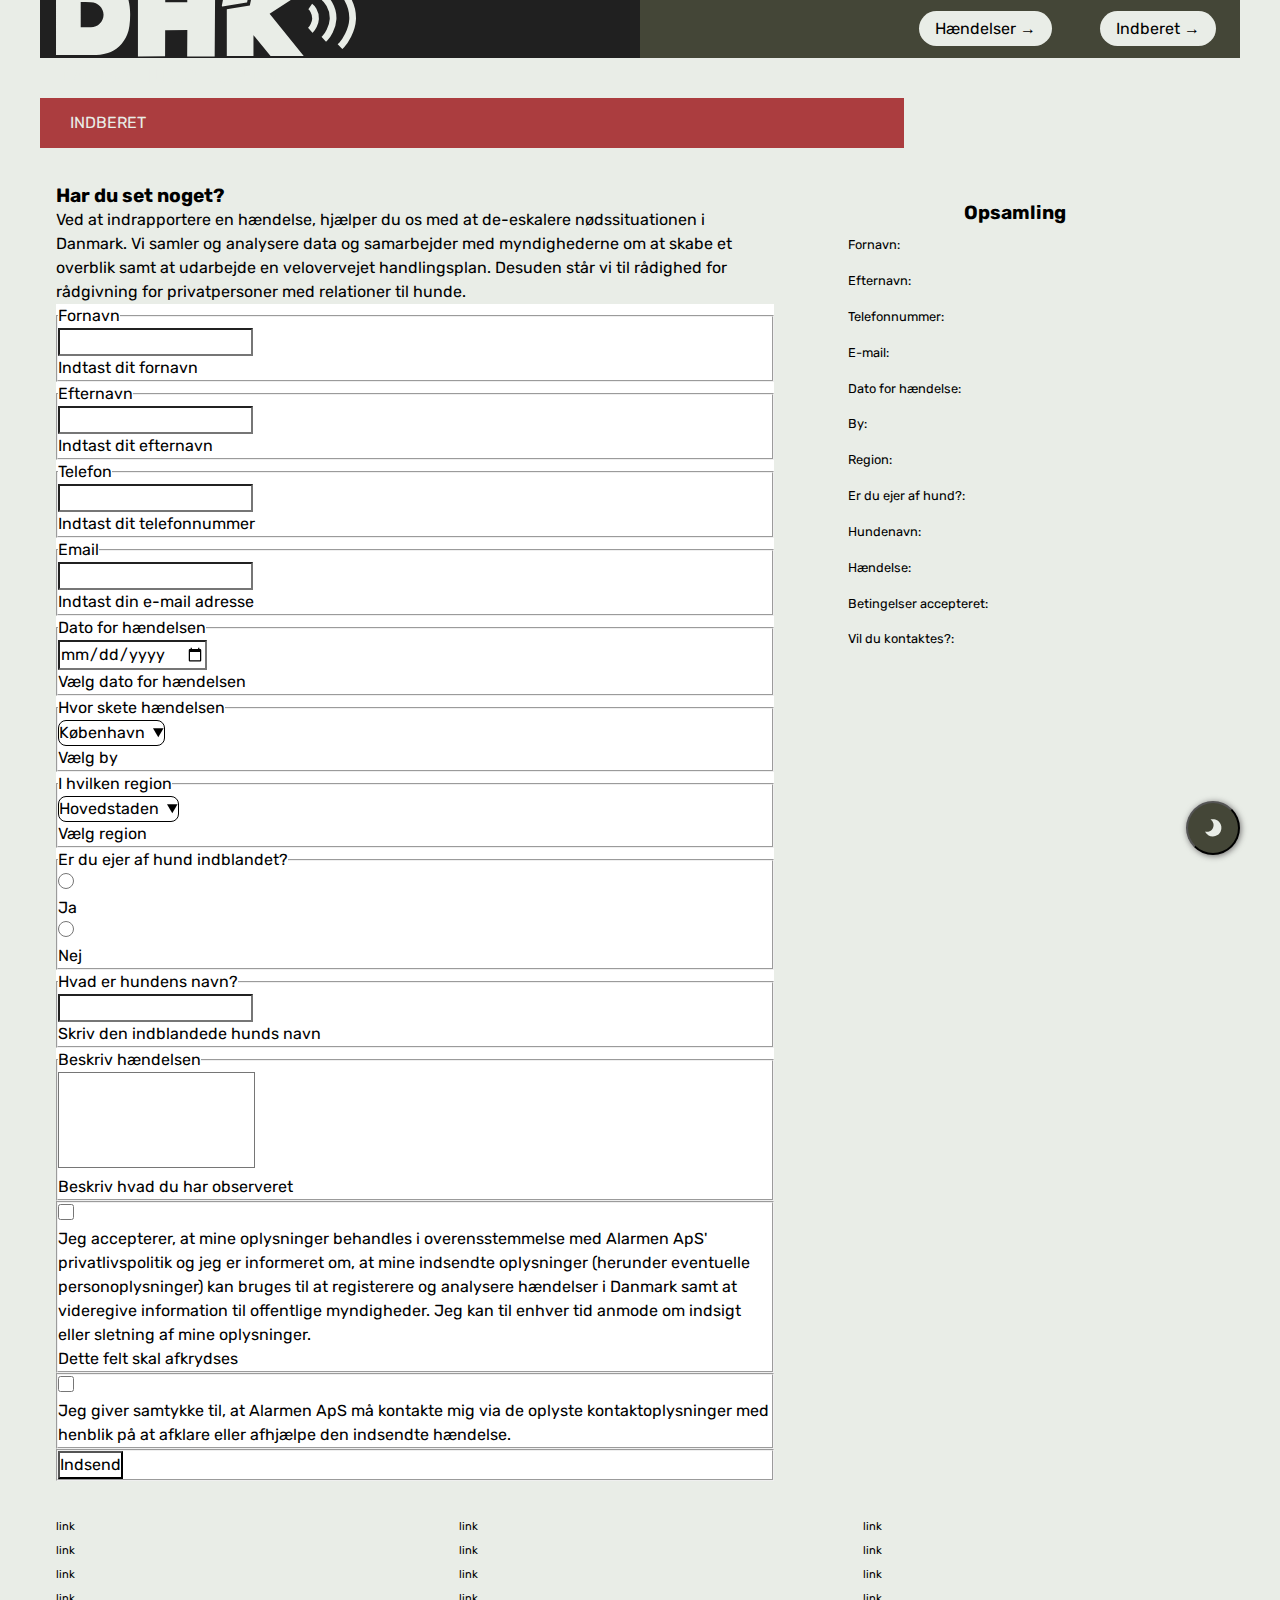
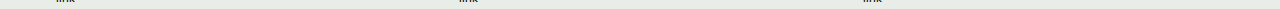
<file: register.html>
<!DOCTYPE html>
<html lang="en">
  <head>
    <meta charset="UTF-8" />
    <meta http-equiv="X-UA-Compatible" content="IE=edge" />
    <meta name="viewport" content="width=device-width, initial-scale=1.0" />
    <link rel="stylesheet" href="css/reset.css" />
    <link rel="stylesheet" href="css/custom.css" />
    <link rel="stylesheet" href="css/fonts.css" />
    <link rel="stylesheet" href="css/general.css" />
    <link rel="stylesheet" href="css/layout.css" />
    <link rel="stylesheet" href="css/burger.css" />
    <link rel="stylesheet" href="css/cards.css" />
    <link rel="stylesheet" href="css/forms.css" />
    <!-- <link rel="icon" type="image/png" href="img/fav.png" /> -->
    <link rel="apple-touch-icon" sizes="180x180" href="/apple-touch-icon.png" />
    <link rel="icon" type="image/png" sizes="32x32" href="/favicon-32x32.png" />
    <link rel="icon" type="image/png" sizes="16x16" href="/favicon-16x16.png" />
    <link rel="manifest" href="/site.webmanifest" />
    <title>Indberet</title>
  </head>
  <body id="register">
    <header>
      <div class="dm-lm">
        <button id="toggle">
          <img
            class="moon"
            src="svg/SVG/moon.svg"
            alt="Måneikon, toggle darkmode"
          />
          <img
            class="sun"
            src="svg/SVG/sun.svg"
            alt="Solikon, toggle lightmode"
          />
        </button>
      </div>
      <nav>
        <div id="logotype-wrapper" class="logo">
          <a href="index.html">
            <img
              class="logosvg"
              src="svg/SVG/logogrey.svg"
              aria-label="link to landingpage"
              alt="logo"
            />
          </a>
        </div>
        <ul class="menu">
          <li><a class="menuItem" href="instruction.html">Hændelser</a></li>
          <li><a class="menuItem" href="register.html">Indberet</a></li>
        </ul>
        <button class="burger">
          <span class="line"></span>
          <span class="line"></span>
          <span class="line"></span>
        </button>
      </nav>
    </header>

    <main>
      <h1>INDBERET</h1>
      <section id="form-section">
        <article id="form-info">
          <h2>Har du set noget?</h2>
          <p>
            Ved at indrapportere en hændelse, hjælper du os med at de-eskalere
            nødssituationen i Danmark. Vi samler og analysere data og
            samarbejder med myndighederne om at skabe et overblik samt at
            udarbejde en velovervejet handlingsplan. Desuden står vi til
            rådighed for rådgivning for privatpersoner med relationer til hunde.
          </p>
        </article>
        <form id="webform">
          <div class="grid-form-1">
            <fieldset>
              <legend>
                <label for="fornavn">Fornavn</label>
              </legend>
              <input
                type="text"
                name="fornavn"
                id="fornavn"
                aria-describedby="error-fornavn"
                required
              />
              <p class="errormsg" id="error-fornavn">Indtast dit fornavn</p>
            </fieldset>

            <fieldset>
              <legend>
                <label for="efternavn">Efternavn</label>
              </legend>
              <input
                type="text"
                name="efternavn"
                id="efternavn"
                aria-describedby="error-efternavn"
                required
              />
              <p class="errormsg" id="error-efternavn">Indtast dit efternavn</p>
            </fieldset>

            <fieldset>
              <legend>
                <label for="telefonnummer">Telefon</label>
              </legend>
              <input
                type="numbers"
                name="telefonnummer"
                id="telefonnummer"
                aria-describedby="error-telefon"
                required
              />
              <p class="errormsg" id="error-telefon">
                Indtast dit telefonnummer
              </p>
            </fieldset>

            <fieldset>
              <legend>
                <label for="email">Email</label>
              </legend>
              <input
                type="email"
                name="email"
                id="email"
                aria-describedby="error-email"
                required
              />
              <p class="errormsg" id="error-email">
                Indtast din e-mail adresse
              </p>
            </fieldset>
          </div>
          <div class="grid-form-2">
            <fieldset>
              <legend>
                <label for="dato">Dato for hændelsen</label>
              </legend>
              <input
                type="date"
                name="dato"
                id="dato"
                aria-describedby="error-dato"
                required
              />
              <p class="errormsg" id="error-dato">Vælg dato for hændelsen</p>
            </fieldset>

            <fieldset class="byer">
              <legend>
                <label for="vaelg-by">Hvor skete hændelsen</label>
              </legend>
              <select
                name="vaelg-by"
                name="vaelg-by"
                id="vaelg-by"
                aria-describedby="error-by"
                required
              >
                <option value="kobenhavn">København</option>
                <option value="aarhus">Aarhus</option>
                <option value="odense">Odense</option>
                <option value="aalborg">Aalborg</option>
                <option value="esbjerg">Esbjerg</option>
                <option value="randers">Randers</option>
                <option value="kolding">Kolding</option>
                <option value="horsens">Horsens</option>
                <option value="vejle">Vejle</option>
                <option value="roskilde">Roskilde</option>
                <option value="herning">Herning</option>
                <option value="horsholm">Hørsholm</option>
                <option value="helsingor">Helsingør</option>
                <option value="silkeborg">Silkeborg</option>
                <option value="naestved">Næstved</option>
                <option value="fredericia">Fredericia</option>
                <option value="viborg">Viborg</option>
                <option value="sonderborg">Sønderborg</option>
                <option value="holstebro">Holstebro</option>
                <option value="taastrup">Taastrup</option>
                <option value="slagelse">Slagelse</option>
                <option value="skive">Skive</option>
                <option value="holbaek">Holbæk</option>
                <option value="hjorring">Hjørring</option>
                <option value="frederikshavn">Frederikshavn</option>
                <option value="svendborg">Svendborg</option>
                <option value="ringsted">Ringsted</option>
                <option value="haderslev">Haderslev</option>
                <option value="norresundby">Nørresundby</option>
                <option value="nykobing-falster">Nykøbing Falster</option>
                <option value="farum">Farum</option>
                <option value="koge">Køge</option>
                <option value="birkerod">Birkerød</option>
                <option value="glostrup">Glostrup</option>
                <option value="kalundborg">Kalundborg</option>
                <option value="ikast">Ikast</option>
                <option value="frederikssund">Frederikssund</option>
                <option value="middelfart">Middelfart</option>
                <option value="skanderborg">Skanderborg</option>
                <option value="thisted">Thisted</option>
                <option value="bronderslev">Brønderslev</option>
                <option value="grindsted">Grindsted</option>
                <option value="hillerod">Hillerød</option>
                <option value="lemvig">Lemvig</option>
                <option value="borkop">Børkop</option>
                <option value="nibe">Nibe</option>
                <option value="hornslet">Hornslet</option>
                <option value="stenlose">Stenløse</option>
                <option value="lyngby">Lyngby</option>
                <option value="gentofte">Gentofte</option>
              </select>
              <p class="errormsg" id="error-by">Vælg by</p>
            </fieldset>

            <fieldset class="regioner">
              <legend>
                <label for="vaelg-region">I hvilken region</label>
              </legend>
              <select
                name="vaelg-region"
                id="vaelg-region"
                aria-describedby="error-region"
                required
              >
                <option value="hovedstaden">Hovedstaden</option>
                <option value="midtjylland">Midtjylland</option>
                <option value="nordjylland">Nordjylland</option>
                <option value="syddanmark">Syddanmark</option>
                <option value="sjaelland">Sjælland</option>
              </select>
              <p class="errormsg" id="error-region">Vælg region</p>
            </fieldset>
          </div>
          <div class="grid-form-3">
            <fieldset>
              <legend>Er du ejer af hund indblandet?</legend>

              <div class="radio-ejer">
                <input type="radio" name="hundeejer" id="svarja" value="ja" />
                <label for="svarja">Ja</label>
              </div>

              <div class="radio-ejer">
                <input type="radio" name="hundeejer" id="svarnej" value="nej" />
                <label for="svarnej">Nej</label>
              </div>
            </fieldset>

            <fieldset>
              <legend>
                <label for="hundensnavn"> Hvad er hundens navn? </label>
              </legend>
              <input
                type="text"
                id="hundensnavn"
                name="hundensnavn"
                aria-describedby="error-hundensnavn"
              />
              <p class="errormsg" id="error-hundensnavn">
                Skriv den indblandede hunds navn
              </p>
            </fieldset>
          </div>
          <div class="grid-form-3">
            <fieldset>
              <legend>
                <label for="beskriv">Beskriv hændelsen</label>
              </legend>
              <textarea
                id="beskriv"
                name="haendelse"
                aria-describedby="beskriv-hvad"
                required
              ></textarea>
              <p class="errormsg" id="beskriv-hvad">
                Beskriv hvad du har observeret
              </p>
            </fieldset>

            <fieldset class="checkboxes">
              <input
                type="checkbox"
                name="gdpr"
                id="gdpr"
                aria-describedby="gdpr-accept"
                value="ja"
                required
              />

              <label for="gdpr"
                >Jeg accepterer, at mine oplysninger behandles i
                overensstemmelse med Alarmen ApS' privatlivspolitik og jeg er
                informeret om, at mine indsendte oplysninger (herunder
                eventuelle personoplysninger) kan bruges til at registerere og
                analysere hændelser i Danmark samt at videregive information til
                offentlige myndigheder. Jeg kan til enhver tid anmode om indsigt
                eller sletning af mine oplysninger.</label
              >
              <p class="errormsg" id="gdpr-accept">Dette felt skal afkrydses</p>
            </fieldset>

            <fieldset class="checkboxes">
              <input
                type="checkbox"
                name="kontaktMig"
                id="kontakt"
                value="ja"
              />
              <label for="kontakt"
                >Jeg giver samtykke til, at Alarmen ApS må kontakte mig via de
                oplyste kontaktoplysninger med henblik på at afklare eller
                afhjælpe den indsendte hændelse.</label
              >
            </fieldset>
            <fieldset>
              <input type="submit" id="submitbtn" value="Indsend" />
            </fieldset>
          </div>
        </form>
      </section>
      <section id="form-summary">
        <h2>Opsamling</h2>
        <article>
          <p>Fornavn: <span class="firstName"></span></p>
          <p>Efternavn: <span class="lastName"></span></p>
          <p>Telefonnummer: <span class="telephone"></span></p>
          <p>E-mail: <span class="email"></span></p>
          <p>Dato for hændelse: <span class="date"></span></p>
          <p>By: <span class="city"></span></p>
          <p>Region: <span class="region"></span></p>
          <p>Er du ejer af hund?: <span class="owner"></span></p>
          <p>Hundenavn: <span class="dogName"></span></p>
          <p>Hændelse: <span class="incident"></span></p>
          <p>Betingelser accepteret: <span class="accept"></span></p>
          <p>Vil du kontaktes?: <span class="agree"></span></p>
        </article>
      </section>
    </main>
    <footer>
      <nav class="some">
        <ul>
          <li><a href="">link</a></li>
          <li><a href="">link</a></li>
          <li><a href="">link</a></li>
          <li><a href="">link</a></li>
        </ul>
      </nav>
      <nav class="another">
        <ul>
          <li><a href="">link</a></li>
          <li><a href="">link</a></li>
          <li><a href="">link</a></li>
          <li><a href="">link</a></li>
        </ul>
      </nav>
      <nav class="yetanother">
        <ul>
          <li><a href="">link</a></li>
          <li><a href="">link</a></li>
          <li><a href="">link</a></li>
          <li><a href="">link</a></li>
        </ul>
      </nav>
    </footer>
    <script src="js/burger.js"></script>
    <script src="js/forms.js"></script>
    <script src="js/dark.js"></script>
    <!-- <script src="js/main.js"></script> -->
  </body>
</html>
</file>
<file: css/custom.css>
:root {
  /* Colours */
  --color-bg: light-dark(#e9ede7, #302e2e); /* page background /*

  /* Header */
  --color-head-bg: light-dark(#ab3d3f, #944243);

  /* Logotype */
  --color-logotype-bg: light-dark(#202020, #202020);
  --color-text-logotype: #e9ede7;
  --font-logotype-size: 2rem;

  /* Global menu */
  --color-menu-bg: light-dark(#444637, #444637);
  /* Links */
  --color-link-bg: light-dark(#e9ede7, #202020);
  --color-link-hover: #ffffff9e; /* used */
  --color-logo-hover: rgba(255, 255, 255, 0.178);
  --color-link-active: #99958f; /* used */
  --border-radius-links: 37px;

  /* Headlines og rubrik */
  --font-h1-size: 1.8rem;
  --font-sub1-size: 1.3rem;
  --font-h2-size: 1rem;
  --font-h3-size: 1.1rem;
  --color-headline-bg: light-dark(#202020, #535252);
  --color-headline-text-page: #ffffff;

  /* Tekst */
  --color-text: light-dark(#000000, #e9ede7);
  --color-text-inverted: #e9ede7;

  /*  Marginer */
  --margin-head-bottom: 5px;

  /* Borders */
  --border-radius: 5px;

  /* Cards */
  --color-card-bg: light-dark(#ffffff, #414141);
  --color-cta-card-bg: #58634b;
  /* news-cards */
  --color-news-bg: light-dark(#ffffff, #414141);
  --color-news-bg-inverted: light-dark(#444637, #535252);
  --color-cta-newscard-bg: #ab3d3f;
  --color-cta-newscard-bg-inverted: light-dark(#e9ede7, #58634b);
  --color-news-text-inverted: #ffffff;
  --color-cta-newscard-bg-inverted-p: #e9ede7;

  /* Fonts */
  --font-family-sans: "Rubik", ui-sans-serif;
  /* --font-weight-light: 300;
  --font-weight-regular: 400;
  --font-weight-medium: 500;
  --font-weight-bold: 700; */

  /* Text sizes */
  --logotype-size: 1rem;
  --headline1-size: 2rem;
  --headline2-size: 1.2rem;
  --headline3-size: 1rem;
  --bodytext-size: 1rem;
  --cta-text-size: 1rem;
  --followup-text-size: 1rem;
  --form-submit-size: 1rem;

  /* Infographics */
  --color-info-bg: light-dark(#ffffff, #414141);
  --color-infobox-1-bg: #4e5743;
  --color-infobox-2-bg: #ffffff;
  --color-info-bg-text: #e9ede7;
  --color-focus: rgb(130, 130, 243);
  --background-infographic: light-dark(#e9ede7, #b7b7b7);

  --form-background-color: light-dark(#ffffff, #414141);
  --form-input-color1: light-dark(#dedede, #737373);

  /* buttons */

  --color-btn: #e9ede7;

  /* forms */

  --error-red: light-dark(#8b0000, #cf5050);
  --background-select: light-dark(#e9ede7, #515151);

  --dm-btn-backdrop: light-dark(#6c6b6b, rgb(33, 33, 33));
}
</file>
<file: css/fonts.css>
@font-face {
  font-family: "Rubik";
  src: url("../fonts/Rubik-VariableFont_wght.woff2") format("woff2"), url("/fonts/Rubik-Regular.woff") format("woff");
  font-weight: var(--font-weight-regular);
  font-style: normal;
}

@font-face {
  font-family: "Rubik";
  src: url("../fonts/Rubik-VariableFont_wght.woff2") format("woff2");
  font-weight: var(--font-weight-bold);
  font-style: normal;
}

@font-face {
  font-family: "Rubik";
  src: url("../fonts/Rubik-VariableFont_wght.woff2") format("woff2");
  font-weight: var(--font-weight-light);
  font-style: normal;
}
@font-face {
  font-family: "Rubik";
  src: url("../fonts/Rubik-VariableFont_wght.woff2") format("woff2");
  font-weight: var(--font-weight-medium);
  font-style: normal;
}
</file>
<file: css/general.css>
html {
  font-family: var(--font-family-sans);
  color: var(--color-text);
  background-color: var(--color-bg);
}

html {
  color-scheme: light;
}

html.dark {
  color-scheme: dark;
}

#toggle {
  display: block;
  background-color: var(--color-menu-bg);
  padding: 10px;
  margin: 10px 0;
  border-radius: 35px;
  color: var(--color-btn);
  font-size: 0.9rem;
  position: fixed;
  bottom: 35px;
  right: 40px;
  filter: drop-shadow(1px 1px 3px var(--dm-btn-backdrop));
}

.dm-lm {
  display: flex;
  flex-direction: row;
  align-items: center;
  gap: 15px;
}

.sun {
  display: none;
}

html.dark .sun {
  display: block;
}

html.dark .moon {
  display: none;
}

header {
  height: min-content;
}

#main-disclamer {
  height: 225px;
  background-color: var(--color-head-bg);
  display: flex;
  align-items: center;
  padding-left: 2rem;
  padding-bottom: 2%;
  margin-bottom: var(--margin-head-bottom);
}

#main-disclamer-content {
  display: grid;
  grid-template-columns: 150px auto;
  column-gap: 5rem;
  padding: 20px;
}

main section {
  padding: 20px;
  border-radius: var(--border-radius);
}

h1 {
  font-size: var(--font-h1-size);
  font-weight: var(--font-weight-bold);
  color: var(--color-text-inverted);
  margin: 5px 0;
  line-height: 1.3rem;
  text-align: left;
}

#instruction h1,
#register h1 {
  margin: 40px 0 20px 0;
  padding: 15px 30px;
  background-color: var(--color-head-bg);
  font-size: var(--font-h2-size);
}

#instruction p {
  grid-column: 1/-1;
  margin-bottom: 20px;
  font-size: var(--font-h2-size);
  line-height: 1.5rem;
}

.sub {
  font-size: var(--font-sub1-size);
  font-weight: var(--font-weight-light);
  color: var(--color-text-inverted);
}

h2 {
  font-size: var(--headline2-size);
}

h3 {
  font-size: var(--headline3-size);
}

#inverted-h3 {
  color: var(--color-news-text-inverted);
}

main > h1 {
  width: calc(80% - 6rem);
}

/* NAVIGATION STRUCTURES */
header > nav {
  height: 100%;
  background-color: var(--color-menu-bg);
}

nav ul {
  list-style: none;
}

a {
  font-family: var(--font-family-sans);
}

nav a {
  text-decoration: none;
  color: var(--color-text);
}

/* Måske skal du lave en ny regel for logotype-wrapper, når du har lavet din logotype */
#logotype-wrapper {
  background-color: var(--color-logotype-bg);
  display: flex;
  justify-content: flex-start;
  align-items: center;
  height: 3.6rem;
}

#logotype-wrapper > a {
  color: var(--color-text-logotype);
  font-size: var(--font-logotype-size);
  font-weight: var(--font-weight-medium);
  width: max-content;
  margin-left: 1rem;
}

/* Global menu */
header nav li a {
  margin: 1.5rem;
  background-color: var(--color-link-bg);
  color: var(--color-text);
  font-size: var(--followup-text-size);
  padding: 0.5rem 1rem;
  border-radius: var(--border-radius-links);
}

/* Pilen efter menu-tekst */
header > nav li > a:after {
  content: " \2192";
}

/* Global menu hover effekt - Lav den om til det, du synes */
nav li a:hover {
  background-color: var(--color-link-hover);
}
nav #logotype-wrapper a:hover {
  background-color: var(--color-logo-hover);
}

nav a:active {
  background-color: var(--color-link-active);
}

/* FOOTER */
footer a {
  font-size: 0.7rem;
}

#inverted-p {
  color: var(--color-cta-newscard-bg-inverted-p);
}

.daily_text {
  padding: 0 10px;
}

.daily_text p {
  padding: 0 3px;
}

option {
  background-color: var(--background-select);
}

#toggle img {
  max-height: 30px;
  max-width: 30px;
}
</file>
<file: css/layout.css>
/* LAYOUT FOR MAIN CONTENT */
body {
  display: grid;
  grid-template-rows: auto 1fr auto;
  height: 100vh;
  max-width: 1200px;
  margin: 0 auto;
}
main {
  display: grid;
  row-gap: 1rem;
}
main > *:not(:first-child) {
  margin: 0 1rem;
}
main {
  grid-template-rows: min-content min-content 1fr min-content;
}
#instruction main {
  grid-template-rows: min-content min-content min-content 1fr min-content;
}
/* LAYOUT FOR HEADER AND FOOTER */
footer {
  display: grid;
  gap: 10px;
}
header nav,
footer nav {
  display: flex;
  justify-content: space-between;
  align-items: center;
}
header nav > * {
  flex: 1;
}
nav ul {
  display: flex;
  justify-content: flex-end;
}
header ul {
  height: 100%;
  width: clamp(175px, 50%, 300px);
}
footer ul {
  flex-direction: column;
  padding-left: 1rem;
}

/* LAYOUT FOR SECTIONS */
#daily,
#breaking {
  display: grid;
}
#daily {
  grid-template-rows: repeat(2, minmax(200px, min-content));
  gap: 1rem;
}
#breaking {
  grid-template-rows: repeat(auto-fit, minmax(50px, min-content));
  gap: 0;
}

@media (width > 600px) {
  #frontpage > main {
    grid-template-columns: 6fr 3fr;
    grid-template-rows: auto 1fr auto;
  }
  #instruction > main,
  #register > main {
    grid-template-columns: 5fr 3fr;
    grid-template-rows: auto auto 1fr auto;
  }

  .qr {
    order: 1;
  }

  h1 {
    grid-column: 1 / -1;
  }
  footer {
    grid-template-columns: 1fr 1fr 1fr;
  }
}
</file>
<file: css/burger.css>
.burger {
  width: 30px;
  height: 20px;
  cursor: pointer;
}

.burger .line {
  display: block;
  width: 100%;
  height: 2px;
  background-color: #333333;
  margin-bottom: 5px;
  transition: 0.2s linear;
}
.burger {
  display: none;
}
@media screen and (width < 800px) {
  .menu {
    display: none;
  }
  .logo {
    flex: 0 0 50vw;
  }
  .burger {
    display: block;
    background-color: transparent;
    border: 0;
    flex: 0 0 auto;
    margin: 0 20px;
  }
  .burger.active .line:nth-child(1) {
    transform: rotate(45deg) translate(5px, 5px);
    transition: 0.2s linear;
  }
  .burger.active .line:nth-child(2) {
    opacity: 0;
    transition: 0.15s linear;
  }
  .burger.active .line:nth-child(3) {
    transform: rotate(-45deg) translate(5px, -5px);
    transition: 0.2s linear;
  }
  nav.active .menu {
    display: block;
    background-color: var(--color-menu-bg);
    position: absolute;
    top: 3.6rem;
    right: 0;
    width: clamp(200px, 50vw, 400px);
    z-index: 1;
    opacity: 0.8;
  }
  header > nav li > a:after {
    content: "";
  }
  nav.active .menu li {
    margin: 40px 20px;
    text-align: right;
  }
  nav.active .menu a {
    font-size: 24px;
  }
}
</file>
<file: css/cards.css>
.daily_card {
  background-color: var(--color-card-bg);
  display: grid;
  grid-template-columns: 3fr 5fr;
  gap: 10px;
  padding: 40px 0 40px 20px;
  border-radius: var(--border-radius);
  height: minmax(200px, min-content);
}
.daily_text {
  display: grid;
  grid-template-rows: repeat(3, min-content);
  gap: 10px;
}
.daily_text h2 {
  background-color: var(--color-headline-bg);
  color: var(--color-text-inverted);
  padding: calc(1.1rem / 1.5) 0 calc(1.1rem / 2) 1rem;
  margin: 0 0 0.5rem 0;
}
.daily_text p {
  padding-right: 2rem;
  margin: 0 0 1rem 0;
}
.daily_text .cta_btn {
  justify-self: left;
  width: 80%;
}
.daily_img {
  width: 100%;
  height: 100%;
  object-fit: cover;
}
.news_card {
  background-color: var(--color-news-bg);
  display: grid;
  grid-template-rows: repeat(min-content);
  gap: 0.4rem;
  padding: 1rem 0;
  height: minmax(300px, min-content);
}
.news_card:nth-child(2n) {
  background-color: var(--color-news-bg-inverted);
}
.news_card > * {
  padding: 0 1rem;
}
.news_card h3 {
  margin: 0.5rem 0 0 0;
}
.news_card p {
  margin: 0 0 1rem 0;
}
.news_card:first-child:before {
  content: "BREAKING NEWS";
  background-color: var(--color-headline-bg);
  color: var(--color-headline-text-page);
  font-size: var(--font-h3-size);
  font-weight: var(--font-weight-medium);
  text-align: center;
  line-height: 1rem;
  padding: calc(1.1rem / 1.5) 0 calc(1.1rem / 2) 0;
}
.news_card:first-child {
  border-radius: var(--border-radius) var(--border-radius) 0 0;
}
.news_card:last-child {
  border-radius: 0 0 var(--border-radius) var(--border-radius);
}

.news_card .cta_btn {
  justify-self: center;
}
.cta_btn {
  display: inline-block;
  padding: 0.4rem 1rem;
  background-color: var(--color-cta-card-bg);
  color: var(--color-text-inverted);
  text-decoration: none;
  width: max-content;
  border-radius: var(--border-radius);
}
.news_card .cta_btn {
  background-color: var(--color-cta-newscard-bg);
}
.news_card:nth-of-type(2n) .cta_btn {
  background-color: var(--color-cta-newscard-bg-inverted);
  color: var(--color-text);
}
.cta_btn:after {
  content: "\2192";
  margin-left: 1rem;
}
</file>
<file: css/infographic.css>
#head-txt {
  fill: rgb(54, 54, 54);
}
/* .info-graphic, */
.info-text {
  background-color: var(--color-info-bg);
  padding: 20px 0;
}
.info-graphic {
  border-radius: 8;
  margin: 60px auto 80px auto;
}

.info-text h2 {
  line-height: 3rem;
  text-align: center;
  background-color: var(--color-headline-bg);
  color: var(--color-headline-text-page);
  margin-bottom: 1rem;
}
.info-text h3 {
  font-size: 0.8rem;
  line-height: 0.8rem;
  font-weight: 600;
  margin: 0;
  padding: 0;
}
.info-text > *:not(:first-child) {
  margin: 0 clamp(1rem, 10%, 7rem);
}
.info-text p {
  font-size: 0.8rem;
  line-height: 1.3;
  margin: 0 0 1.2rem 0;
  padding: 10px;
}
.info-box {
  padding: 1.5rem 1rem 0.5rem 1rem;
  background-color: var(--color-infobox-1-bg);
  color: var(--color-info-bg-text);
  padding: 30px;
  border-radius: 8px;
}

.info-box a {
  color: var(--color-infobox-2-bg);
}
.info-box:nth-of-type(2n) {
  background-color: var(--color-infobox-2-bg);
}

.hotspot button {
  background: none;
  color: inherit;
  border: none;
  padding: 0;
  font: inherit;
  cursor: pointer;
  outline: inherit;
}

.circlechange1 {
  transform: scale(1.3);
  transform-origin: 45% 50%;
}

.info-text {
  display: none;
}

.show {
  display: block;
}

.button-container {
  position: relative;
}

.info-graphic-button {
  cursor: pointer;
  transition: transform 200ms linear;
  transform-box: fill-box;
  transform-origin: 50% 50%;
}

.info-graphic-button:focus {
  outline: none;
}

.info-graphic-button:focus-visible {
  outline: 4px solid var(--color-focus);
  border-radius: 100%;
}

.info-graphic-button:hover {
  transform: scale(1.2);
}

.infographic-image {
  padding: 5px 5px 20px 5px;
}
</file>
<file: css/forms.css>
#webform {
  background-color: var(--form-background-color);
}

#form-section,
#form-summary {
  background-color: var(--info-background-color);
  padding: 0;
}
#form-summary h2 {
  line-height: 3rem;
  text-align: center;
  background-color: var(--headline-bg-color-inverted);
  color: var(--headline-color-inverted);
  padding-top: 5px;
}
#form-summary h3 {
  font-size: 0.8rem;
  line-height: 0.8rem;
  font-weight: 600;
  margin: 0;
  padding: 0;
}
#form-summary > *:not(:first-child) {
  margin: 0 clamp(1rem, 10%, 7rem);
}
#form-summary p {
  font-size: 0.8rem;
  line-height: 1.3;
  margin: 0 0 1.2rem 0;
  padding: 0;
}
</file>
